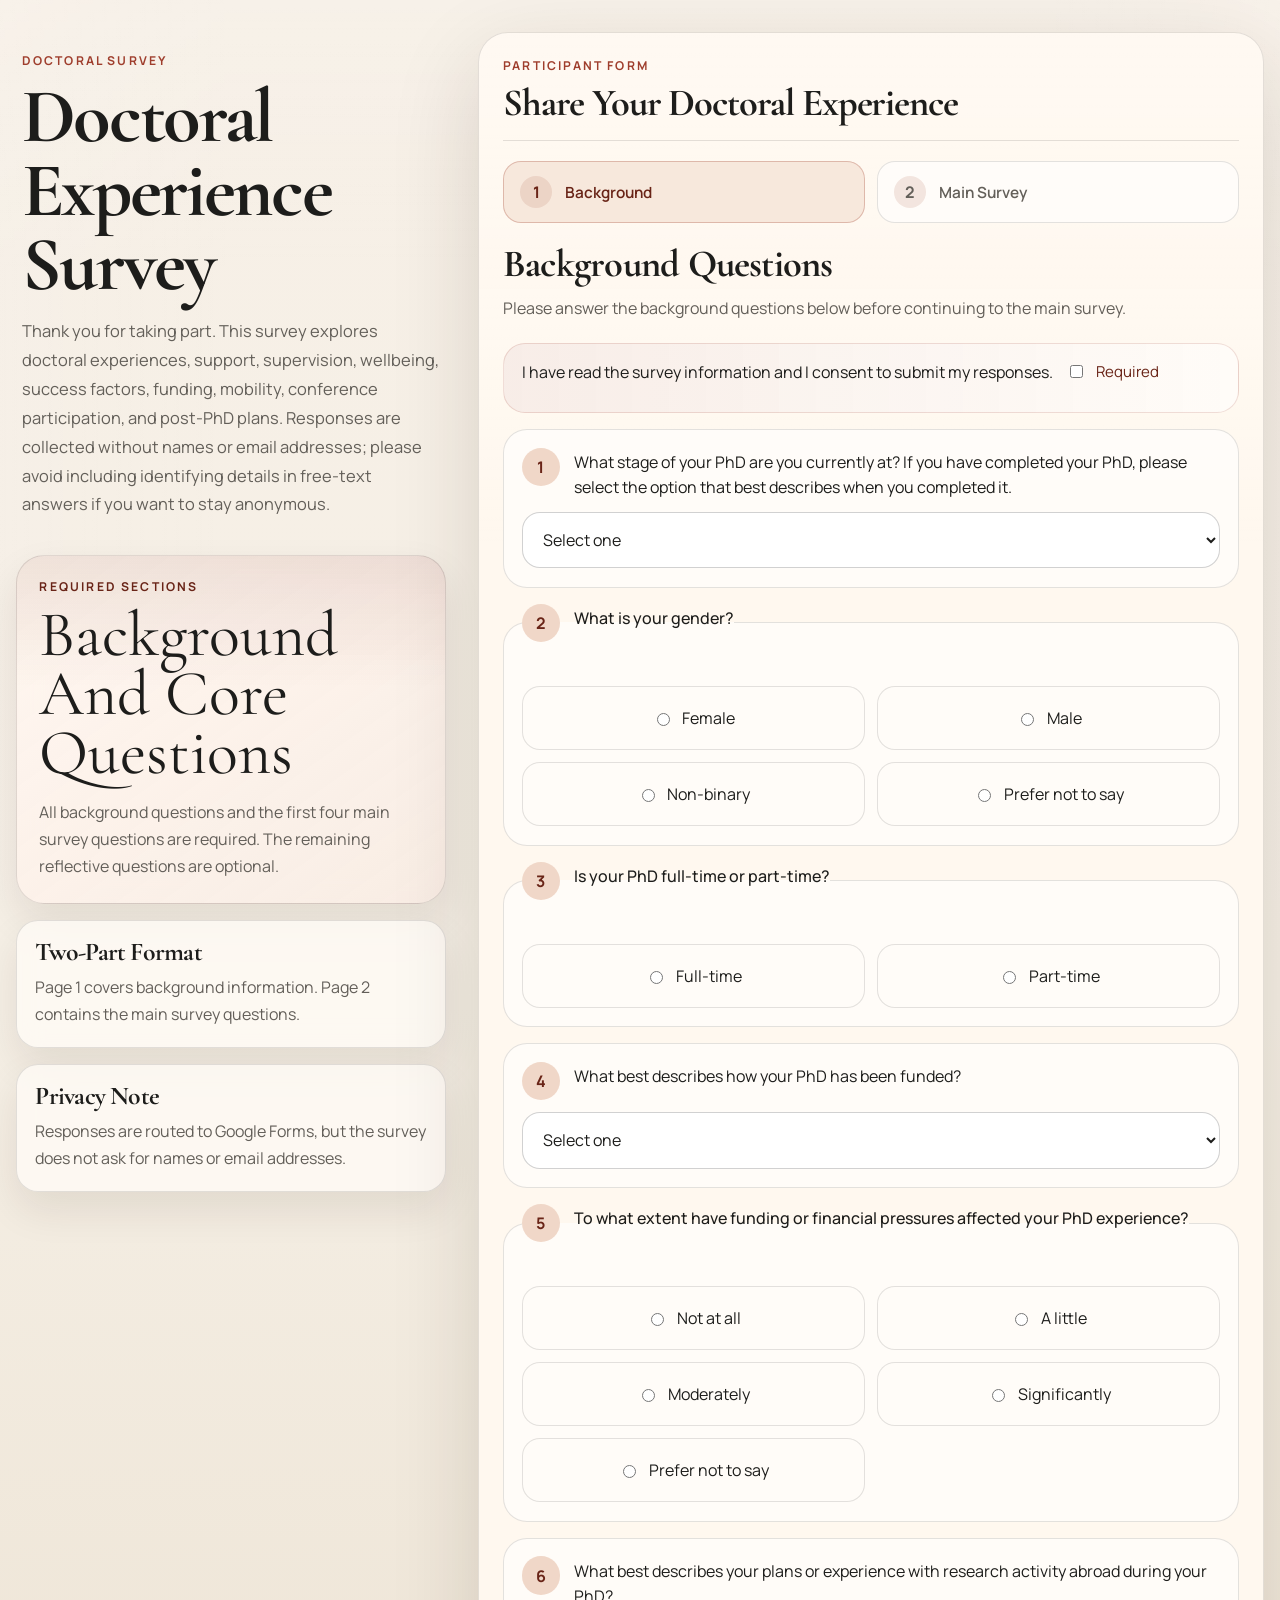
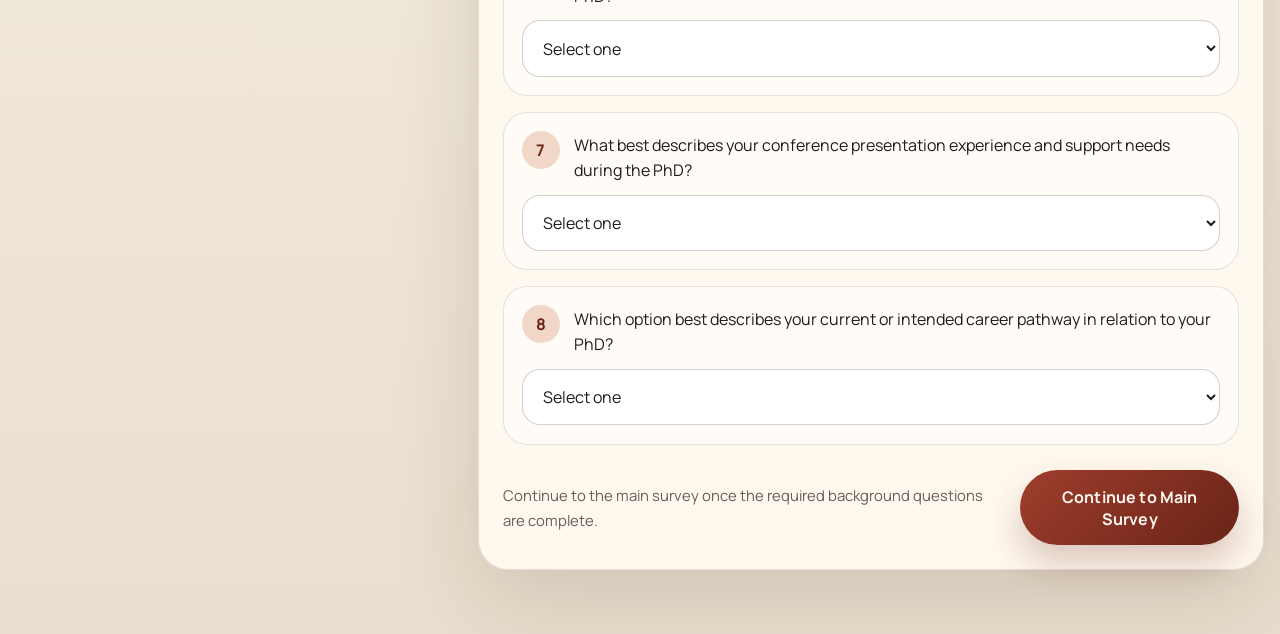
<file: index.html>
<!doctype html>
<html lang="en">
  <head>
    <meta charset="utf-8">
    <meta name="viewport" content="width=device-width, initial-scale=1">
    <title>Doctoral Experience Survey</title>
    <meta
      name="description"
      content="A doctoral experience survey hosted on GitHub Pages that submits responses to Google Forms."
    >
    <link rel="preconnect" href="https://fonts.googleapis.com">
    <link rel="preconnect" href="https://fonts.gstatic.com" crossorigin>
    <link
      href="https://fonts.googleapis.com/css2?family=Cormorant+Garamond:wght@500;600;700&family=Manrope:wght@400;500;600;700&display=swap"
      rel="stylesheet"
    >
    <link rel="stylesheet" href="styles.css">
  </head>
  <body>
    <div class="page-chrome"></div>

    <main class="layout">
      <section class="intro-panel">
        <div class="intro-copy">
          <p class="eyebrow">Doctoral Survey</p>
          <h1 id="survey-title">Doctoral Experience Survey</h1>
          <p class="intro" id="survey-description">
            Thank you for taking part. This survey explores doctoral experiences,
            support, supervision, wellbeing, success factors, funding, mobility,
            conference participation, and post-PhD plans. Responses are collected
            without names or email addresses; please avoid including identifying
            details in free-text answers if you want to stay anonymous.
          </p>
        </div>

        <div class="hero-grid">
          <article class="spotlight-card">
            <p class="spotlight-label">Required Sections</p>
            <p class="spotlight-value">Background And Core Questions</p>
            <p class="spotlight-text">
              All background questions and the first four main survey questions are
              required. The remaining reflective questions are optional.
            </p>
          </article>

          <article class="info-card">
            <h2>Two-Part Format</h2>
            <p>
              Page 1 covers background information. Page 2 contains the main survey
              questions.
            </p>
          </article>

          <article class="info-card">
            <h2>Privacy Note</h2>
            <p>
              Responses are routed to Google Forms, but the survey does not ask for
              names or email addresses.
            </p>
          </article>
        </div>
      </section>

      <section class="form-shell">
        <section class="card notice hidden" id="setup-notice" aria-live="polite">
          <h2>Configuration needed</h2>
          <p>
            This page is ready, but it still needs your Google Form ID and field entry
            IDs in <code>survey-config.js</code>.
          </p>
        </section>

        <section class="card survey-card">
          <div class="card-header">
            <div>
              <p class="section-kicker">Participant Form</p>
              <h2>Share Your Doctoral Experience</h2>
            </div>
          </div>

          <div class="form-progress" aria-label="Survey progress">
            <div class="progress-step is-active" data-progress-step="1">
              <span class="progress-number">1</span>
              <span class="progress-copy">Background</span>
            </div>
            <div class="progress-step" data-progress-step="2">
              <span class="progress-number">2</span>
              <span class="progress-copy">Main Survey</span>
            </div>
          </div>

          <form id="survey-form" target="hidden_iframe" method="post" novalidate>
            <section class="form-step is-active" data-step="1" aria-labelledby="background-heading">
              <div class="step-header">
                <h3 id="background-heading">Background Questions</h3>
                <p class="step-summary">
                  Please answer the background questions below before continuing to the
                  main survey.
                </p>
              </div>

              <div class="consent-bar">
                <label class="question consent-question">
                  <span class="consent-copy">
                    I have read the survey information and I consent to submit my responses.
                  </span>
                  <span class="consent-control">
                    <input id="consent" name="consent" type="checkbox" required>
                    <span>Required</span>
                  </span>
                </label>
              </div>

              <div class="question-group">
                <label class="question" for="phd-stage">
                  <span class="question-number">1</span>
                  <span class="question-copy">
                    What stage of your PhD are you currently at? If you have completed your
                    PhD, please select the option that best describes when you completed it.
                  </span>
                </label>
                <select id="phd-stage" name="phdStage" required>
                  <option value="">Select one</option>
                  <option value="Year 1">Year 1</option>
                  <option value="Year 2">Year 2</option>
                  <option value="Year 3">Year 3</option>
                  <option value="Year 4 or above">Year 4 or above</option>
                  <option value="Completed within the last year">Completed within the last year</option>
                  <option value="Completed more than one year ago">Completed more than one year ago</option>
                </select>
              </div>

              <fieldset class="question-group">
                <legend class="question">
                  <span class="question-number">2</span>
                  <span class="question-copy">What is your gender?</span>
                </legend>
                <div class="choice-grid choice-grid--wide">
                  <label><input type="radio" name="gender" value="Female" required> Female</label>
                  <label><input type="radio" name="gender" value="Male"> Male</label>
                  <label><input type="radio" name="gender" value="Non-binary"> Non-binary</label>
                  <label><input type="radio" name="gender" value="Prefer not to say"> Prefer not to say</label>
                </div>
              </fieldset>

              <fieldset class="question-group">
                <legend class="question">
                  <span class="question-number">3</span>
                  <span class="question-copy">Is your PhD full-time or part-time?</span>
                </legend>
                <div class="choice-grid choice-grid--compact">
                  <label><input type="radio" name="studyMode" value="Full-time" required> Full-time</label>
                  <label><input type="radio" name="studyMode" value="Part-time"> Part-time</label>
                </div>
              </fieldset>

              <div class="question-group">
                <label class="question" for="funding-status">
                  <span class="question-number">4</span>
                  <span class="question-copy">
                    What best describes how your PhD has been funded?
                  </span>
                </label>
                <select id="funding-status" name="fundingStatus" required>
                  <option value="">Select one</option>
                  <option value="Fully funded scholarship or studentship">Fully funded scholarship or studentship</option>
                  <option value="Partially funded">Partially funded</option>
                  <option value="Self-funded">Self-funded</option>
                  <option value="Employer-funded">Employer-funded</option>
                  <option value="Funding changed during the PhD">Funding changed during the PhD</option>
                  <option value="Prefer not to say">Prefer not to say</option>
                </select>
              </div>

              <fieldset class="question-group">
                <legend class="question">
                  <span class="question-number">5</span>
                  <span class="question-copy">
                    To what extent have funding or financial pressures affected your PhD experience?
                  </span>
                </legend>
                <div class="choice-grid choice-grid--wide">
                  <label><input type="radio" name="fundingIssues" value="Not at all" required> Not at all</label>
                  <label><input type="radio" name="fundingIssues" value="A little"> A little</label>
                  <label><input type="radio" name="fundingIssues" value="Moderately"> Moderately</label>
                  <label><input type="radio" name="fundingIssues" value="Significantly"> Significantly</label>
                  <label><input type="radio" name="fundingIssues" value="Prefer not to say"> Prefer not to say</label>
                </div>
              </fieldset>

              <div class="question-group">
                <label class="question" for="abroad-plans">
                  <span class="question-number">6</span>
                  <span class="question-copy">
                    What best describes your plans or experience with research activity abroad during your PhD?
                  </span>
                </label>
                <select id="abroad-plans" name="abroadPlans" required>
                  <option value="">Select one</option>
                  <option value="I have already undertaken research abroad">I have already undertaken research abroad</option>
                  <option value="I am planning research abroad and know how to proceed">I am planning research abroad and know how to proceed</option>
                  <option value="I am planning research abroad but need more guidance">I am planning research abroad but need more guidance</option>
                  <option value="I am considering it but unsure how to proceed">I am considering it but unsure how to proceed</option>
                  <option value="I do not plan to undertake research abroad">I do not plan to undertake research abroad</option>
                  <option value="Not applicable or prefer not to say">Not applicable or prefer not to say</option>
                </select>
              </div>

              <div class="question-group">
                <label class="question" for="conference-support">
                  <span class="question-number">7</span>
                  <span class="question-copy">
                    What best describes your conference presentation experience and support needs during the PhD?
                  </span>
                </label>
                <select id="conference-support" name="conferenceSupport" required>
                  <option value="">Select one</option>
                  <option value="I have not presented yet and would welcome support">I have not presented yet and would welcome support</option>
                  <option value="I have presented a little and still need support">I have presented a little and still need support</option>
                  <option value="I am preparing to present and need guidance">I am preparing to present and need guidance</option>
                  <option value="I am experienced and feel confident">I am experienced and feel confident</option>
                  <option value="Not applicable">Not applicable</option>
                </select>
              </div>

              <div class="question-group">
                <label class="question" for="career-plans">
                  <span class="question-number">8</span>
                  <span class="question-copy">
                    Which option best describes your current or intended career pathway in relation to your PhD?
                  </span>
                </label>
                <select id="career-plans" name="careerPlans" required>
                  <option value="">Select one</option>
                  <option value="Academic position">Academic position</option>
                  <option value="Industry or professional role">Industry or professional role</option>
                  <option value="Considering both academic and industry options">Considering both academic and industry options</option>
                  <option value="Undecided">Undecided</option>
                  <option value="Prefer not to say">Prefer not to say</option>
                </select>
              </div>

              <p class="form-error hidden" id="form-error" aria-live="assertive"></p>

              <div class="step-actions">
                <p class="submit-note">
                  Continue to the main survey once the required background questions are complete.
                </p>
                <button class="submit-button" id="next-step" type="button">Continue to Main Survey</button>
              </div>
            </section>

            <section class="form-step" data-step="2" aria-labelledby="main-heading" hidden>
              <div class="step-header">
                <h3 id="main-heading">Main Survey Questions</h3>
                <p class="step-summary">
                  Please answer Questions 9-12. Questions 13-18 are optional.
                </p>
                <p class="required-note">
                  Required: Questions 9-12. Optional: Questions 13-18.
                </p>
              </div>

              <fieldset class="question-group">
                <legend class="question">
                  <span class="question-number">9*</span>
                  <span class="question-copy">What kinds of support were most important to you during your PhD?</span>
                </legend>
                <p class="hint">
                  You may wish to reflect on academic guidance, emotional encouragement,
                  feedback on writing, methods or statistics support, peer support, and
                  funding or administrative support.
                </p>
                <textarea
                  id="support-important"
                  name="supportImportant"
                  rows="5"
                  placeholder="Describe the forms of support that mattered most to you."
                  required
                ></textarea>
              </fieldset>

              <div class="question-group">
                <label class="question" for="supervisor-relationship">
                  <span class="question-number">10*</span>
                  <span class="question-copy">
                    How would you describe your relationship with your supervisor(s), and what
                    aspects of supervision were most helpful or least helpful?
                  </span>
                </label>
                <p class="hint">
                  You may wish to consider frequency of meetings, clarity of expectations,
                  style of feedback, availability, encouragement versus independence, and responsiveness.
                </p>
                <textarea
                  id="supervisor-relationship"
                  name="supervisorRelationship"
                  rows="5"
                  placeholder="Describe your supervisory relationship and the forms of supervision that helped most or least."
                  required
                ></textarea>
              </div>

              <div class="question-group">
                <label class="question" for="support-changed">
                  <span class="question-number">11*</span>
                  <span class="question-copy">
                    Did the kind of support you needed change at different stages of the PhD?
                  </span>
                </label>
                <p class="hint">
                  You may wish to reflect on the beginning stage, the middle stage, the final
                  writing stage, and when you needed more guidance versus more independence.
                </p>
                <textarea
                  id="support-changed"
                  name="supportChanged"
                  rows="5"
                  placeholder="Explain how your support needs changed over time."
                  required
                ></textarea>
              </div>

              <div class="question-group">
                <label class="question" for="institutional-support">
                  <span class="question-number">12*</span>
                  <span class="question-copy">
                    What institutional or departmental support made a difference to your doctoral experience?
                  </span>
                </label>
                <p class="hint">
                  You may wish to consider research training, workshops, cohort activities,
                  funding opportunities, administrative efficiency, writing groups, mentoring,
                  and access to library, data, or software resources.
                </p>
                <textarea
                  id="institutional-support"
                  name="institutionalSupport"
                  rows="5"
                  placeholder="Describe the institutional or departmental support that shaped your experience."
                  required
                ></textarea>
              </div>

              <div class="question-group">
                <label class="question" for="research-culture">
                  <span class="question-number">13</span>
                  <span class="question-copy">
                    How would you describe the research culture or sense of community around your PhD?
                  </span>
                </label>
                <p class="hint">
                  You may wish to reflect on whether you felt connected or isolated,
                  opportunities to present work, informal peer networks, belonging in the
                  department, and intellectual community.
                </p>
                <textarea
                  id="research-culture"
                  name="researchCulture"
                  rows="5"
                  placeholder="Describe the research culture and community around your PhD."
                ></textarea>
              </div>

              <div class="question-group">
                <label class="question" for="biggest-challenges">
                  <span class="question-number">14</span>
                  <span class="question-copy">
                    What were the biggest challenges you faced during your PhD, and how did you manage them?
                  </span>
                </label>
                <p class="hint">
                  You may wish to consider motivation, time management, writing confidence,
                  uncertainty, methodology, supervision issues, isolation, work-life balance,
                  and family or career pressures.
                </p>
                <textarea
                  id="biggest-challenges"
                  name="biggestChallenges"
                  rows="5"
                  placeholder="Describe the main challenges you encountered and how you responded to them."
                ></textarea>
              </div>

              <div class="question-group">
                <label class="question" for="wellbeing-balance">
                  <span class="question-number">15</span>
                  <span class="question-copy">
                    How manageable was wellbeing and work-life balance during your PhD?
                  </span>
                </label>
                <p class="hint">
                  You may wish to reflect on periods of stress or burnout, what helped maintain
                  motivation, boundaries between work and life, and whether your institution or
                  supervisor offered useful support.
                </p>
                <textarea
                  id="wellbeing-balance"
                  name="wellbeingBalance"
                  rows="5"
                  placeholder="Describe how manageable wellbeing and work-life balance felt during your PhD."
                ></textarea>
              </div>

              <div class="question-group">
                <label class="question" for="success-factors">
                  <span class="question-number">16</span>
                  <span class="question-copy">
                    What do you think were the key factors that contributed to a successful PhD experience?
                  </span>
                </label>
                <p class="hint">
                  You may wish to reflect on personal qualities, supervisor practices,
                  institutional culture, peer community, resources, and timing or life circumstances.
                </p>
                <textarea
                  id="success-factors"
                  name="successFactors"
                  rows="5"
                  placeholder="Explain what you believe contributes most to a successful PhD experience."
                ></textarea>
              </div>

              <div class="question-group">
                <label class="question" for="ai-impact">
                  <span class="question-number">17</span>
                  <span class="question-copy">
                    Do you think AI tools are changing how doctoral students learn, develop independence, or interact with supervisors? If so, in what ways?
                  </span>
                </label>
                <p class="hint">
                  You may wish to reflect on learning processes, research support, writing,
                  feedback, independence, supervisory relationships, and how expectations may be shifting.
                </p>
                <textarea
                  id="ai-impact"
                  name="aiImpact"
                  rows="5"
                  placeholder="Describe whether and how AI tools are shaping doctoral learning, independence, or supervision."
                ></textarea>
              </div>

              <div class="question-group">
                <label class="question" for="advice-new-student">
                  <span class="question-number">18</span>
                  <span class="question-copy">
                    If you could give one piece of advice to a new PhD student starting today, what would it be?
                  </span>
                </label>
                <textarea
                  id="advice-new-student"
                  name="adviceNewStudent"
                  rows="4"
                  placeholder="Share one piece of advice you think would really matter."
                ></textarea>
              </div>

              <div class="step-actions">
                <button class="secondary-button" id="back-step" type="button">Back to Background</button>
                <div class="submit-cluster">
                  <p class="submit-note">
                    Submitting will send your response to the research form and then move you to a separate thank-you page.
                  </p>
                  <button class="submit-button" id="submit-button" type="submit">Submit survey</button>
                </div>
              </div>
            </section>
          </form>
        </section>
      </section>
    </main>

    <iframe name="hidden_iframe" id="hidden_iframe" class="hidden"></iframe>

    <script src="survey-config.js"></script>
    <script src="script.js"></script>
  </body>
</html>
</file>
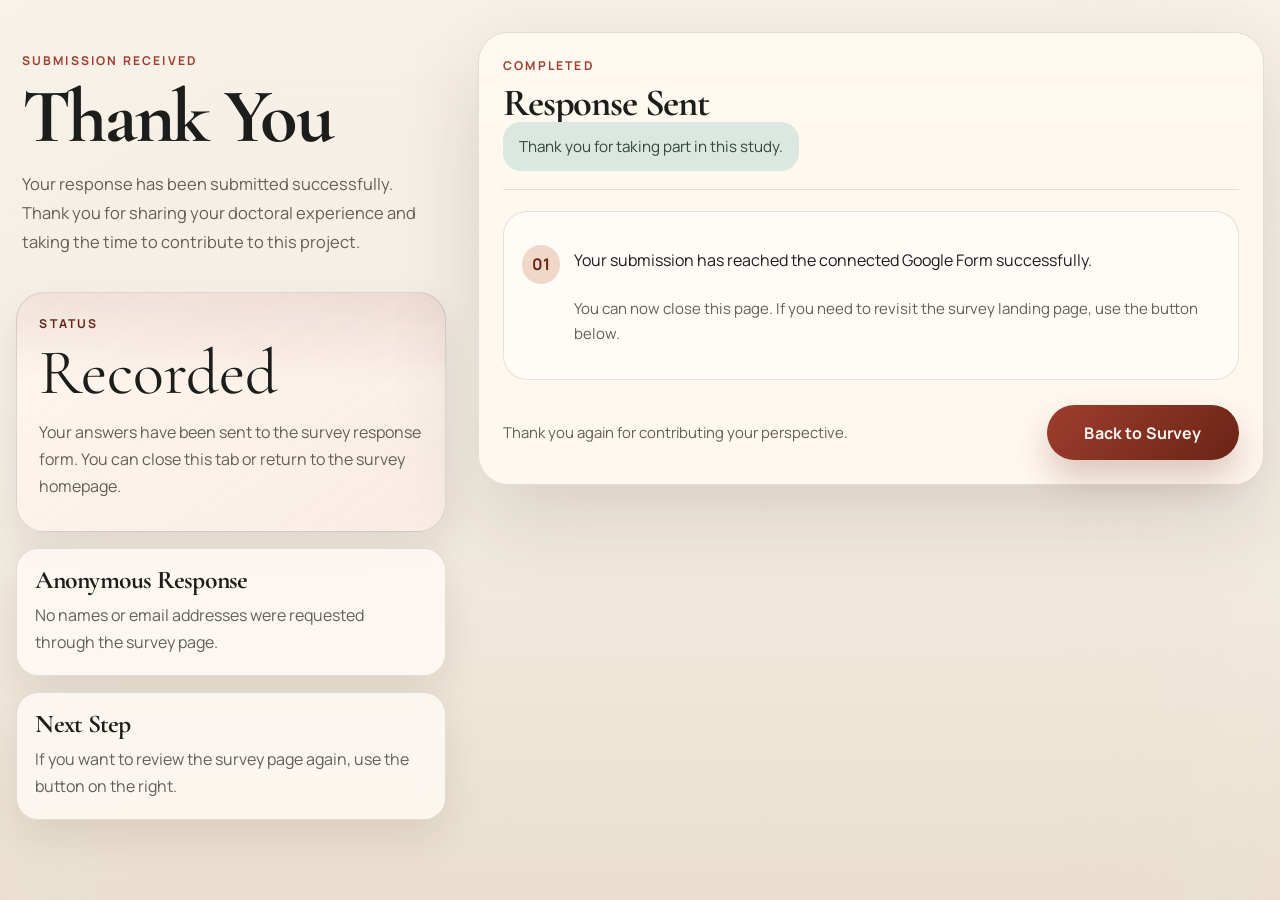
<file: thank-you.html>
<!doctype html>
<html lang="en">
  <head>
    <meta charset="utf-8">
    <meta name="viewport" content="width=device-width, initial-scale=1">
    <title>Thank You | Doctoral Experience Survey</title>
    <meta
      name="description"
      content="Thank-you page for the doctoral experience survey."
    >
    <link rel="preconnect" href="https://fonts.googleapis.com">
    <link rel="preconnect" href="https://fonts.gstatic.com" crossorigin>
    <link
      href="https://fonts.googleapis.com/css2?family=Cormorant+Garamond:wght@500;600;700&family=Manrope:wght@400;500;600;700&display=swap"
      rel="stylesheet"
    >
    <link rel="stylesheet" href="styles.css">
  </head>
  <body>
    <div class="page-chrome"></div>

    <main class="layout">
      <section class="intro-panel">
        <div class="intro-copy">
          <p class="eyebrow">Submission Received</p>
          <h1>Thank You</h1>
          <p class="intro">
            Your response has been submitted successfully. Thank you for sharing your
            doctoral experience and taking the time to contribute to this project.
          </p>
        </div>

        <div class="hero-grid">
          <article class="spotlight-card">
            <p class="spotlight-label">Status</p>
            <p class="spotlight-value">Recorded</p>
            <p class="spotlight-text">
              Your answers have been sent to the survey response form. You can close
              this tab or return to the survey homepage.
            </p>
          </article>

          <article class="info-card">
            <h2>Anonymous Response</h2>
            <p>
              No names or email addresses were requested through the survey page.
            </p>
          </article>

          <article class="info-card">
            <h2>Next Step</h2>
            <p>
              If you want to review the survey page again, use the button on the right.
            </p>
          </article>
        </div>
      </section>

      <section class="form-shell">
        <section class="card survey-card">
          <div class="card-header">
            <div>
              <p class="section-kicker">Completed</p>
              <h2>Response Sent</h2>
            </div>
            <p class="required-note">
              Thank you for taking part in this study.
            </p>
          </div>

          <div class="question-group">
            <p class="question">
              <span class="question-number">01</span>
              <span class="question-copy">
                Your submission has reached the connected Google Form successfully.
              </span>
            </p>
            <p class="hint">
              You can now close this page. If you need to revisit the survey landing
              page, use the button below.
            </p>
          </div>

          <div class="form-footer">
            <p class="submit-note">
              Thank you again for contributing your perspective.
            </p>
            <a class="submit-button" href="./index.html">Back to Survey</a>
          </div>
        </section>
      </section>
    </main>
  </body>
</html>
</file>
<file: styles.css>
:root {
  --bg: #f5efe5;
  --bg-deep: #eadfce;
  --paper: rgba(255, 251, 245, 0.9);
  --paper-strong: rgba(255, 248, 239, 0.98);
  --ink: #1d1d1b;
  --muted: #635f59;
  --accent: #9f3e2d;
  --accent-soft: #f0d7c8;
  --accent-deep: #692417;
  --sage: #31473f;
  --sage-soft: #dce7df;
  --line: rgba(29, 29, 27, 0.12);
  --line-strong: rgba(29, 29, 27, 0.2);
  --danger: #a12626;
  --shadow-lg: 0 30px 90px rgba(41, 26, 14, 0.14);
  --shadow-md: 0 18px 40px rgba(41, 26, 14, 0.09);
}

* {
  box-sizing: border-box;
}

html {
  scroll-behavior: smooth;
}

body {
  margin: 0;
  min-height: 100vh;
  font-family: "Manrope", "Segoe UI", sans-serif;
  color: var(--ink);
  background:
    radial-gradient(circle at 12% 18%, rgba(159, 62, 45, 0.14), transparent 0 22rem),
    radial-gradient(circle at 88% 12%, rgba(49, 71, 63, 0.16), transparent 0 19rem),
    linear-gradient(180deg, #f7f0e7 0%, var(--bg) 45%, var(--bg-deep) 100%);
}

.page-chrome {
  position: fixed;
  inset: 0;
  pointer-events: none;
  background:
    linear-gradient(90deg, rgba(255, 255, 255, 0.08), transparent 18%, transparent 82%, rgba(255, 255, 255, 0.08)),
    linear-gradient(rgba(255, 255, 255, 0.12), transparent 30%);
  opacity: 0.7;
}

.layout {
  position: relative;
  z-index: 1;
  width: min(1360px, calc(100% - 2rem));
  margin: 0 auto;
  padding: 2rem 0 4rem;
  display: grid;
  grid-template-columns: minmax(320px, 430px) minmax(0, 1fr);
  gap: 2rem;
  align-items: start;
}

.intro-panel,
.form-shell {
  min-width: 0;
}

.intro-panel {
  display: grid;
  gap: 1.2rem;
  position: sticky;
  top: 1.5rem;
}

.intro-copy {
  padding: 1.25rem 0.35rem 0;
}

.eyebrow,
.section-kicker,
.spotlight-label {
  margin: 0 0 0.7rem;
  font-size: 0.76rem;
  font-weight: 700;
  letter-spacing: 0.18em;
  text-transform: uppercase;
}

.eyebrow,
.section-kicker {
  color: var(--accent);
}

h1,
h2 {
  margin: 0;
  font-family: "Cormorant Garamond", Georgia, serif;
  line-height: 0.96;
  letter-spacing: -0.03em;
}

h3 {
  margin: 0;
  font-family: "Cormorant Garamond", Georgia, serif;
  font-size: clamp(1.8rem, 3vw, 2.4rem);
  line-height: 1;
  letter-spacing: -0.02em;
}

h1 {
  font-size: clamp(3rem, 6vw, 5.3rem);
  max-width: 10ch;
}

h2 {
  font-size: clamp(1.9rem, 3vw, 2.6rem);
}

.intro,
.hint,
.notice p,
.submit-note,
.spotlight-text,
.info-card p {
  color: var(--muted);
}

.intro {
  max-width: 44rem;
  margin-top: 1rem;
  font-size: 1.03rem;
  line-height: 1.75;
}

.hero-grid {
  display: grid;
  grid-template-columns: 1fr;
  gap: 1rem;
}

.spotlight-card,
.info-card,
.card {
  border: 1px solid var(--line);
  box-shadow: var(--shadow-md);
  backdrop-filter: blur(12px);
}

.spotlight-card {
  min-height: 15rem;
  padding: 1.4rem;
  border-radius: 28px;
  background:
    linear-gradient(180deg, rgba(105, 36, 23, 0.1), transparent 38%),
    linear-gradient(145deg, rgba(255, 247, 240, 0.96), rgba(249, 236, 228, 0.88));
}

.spotlight-label {
  color: var(--accent-deep);
}

.spotlight-value {
  margin: 0 0 1rem;
  font-family: "Cormorant Garamond", Georgia, serif;
  font-size: clamp(2.6rem, 5vw, 4.4rem);
  line-height: 0.92;
}

.spotlight-text,
.info-card p {
  margin: 0;
  line-height: 1.7;
}

.info-card {
  padding: 1.2rem 1.15rem;
  border-radius: 22px;
  background: rgba(255, 251, 247, 0.78);
}

.info-card h2 {
  margin-bottom: 0.55rem;
  font-size: 1.6rem;
}

.form-shell {
  display: grid;
  gap: 1rem;
}

.card {
  padding: 1.5rem;
  border-radius: 30px;
  background: var(--paper);
  box-shadow: var(--shadow-lg);
}

.survey-card {
  background:
    linear-gradient(180deg, rgba(255, 255, 255, 0.2), transparent 24%),
    var(--paper-strong);
}

.card-header {
  padding-bottom: 1.1rem;
  margin-bottom: 1.3rem;
  border-bottom: 1px solid var(--line);
}

.required-note {
  display: inline-block;
  max-width: 32rem;
  margin: 0;
  padding: 0.85rem 1rem;
  border-radius: 18px;
  background: var(--sage-soft);
  color: var(--sage);
  font-size: 0.95rem;
  line-height: 1.45;
}

.form-progress {
  display: grid;
  grid-template-columns: repeat(2, minmax(0, 1fr));
  gap: 0.8rem;
  margin-bottom: 1.4rem;
}

.progress-step {
  display: flex;
  align-items: center;
  gap: 0.8rem;
  padding: 0.85rem 1rem;
  border: 1px solid var(--line);
  border-radius: 18px;
  background: rgba(255, 255, 255, 0.62);
  color: var(--muted);
}

.progress-step.is-active {
  border-color: rgba(159, 62, 45, 0.28);
  background: rgba(240, 215, 200, 0.5);
  color: var(--accent-deep);
}

.progress-number {
  display: inline-flex;
  align-items: center;
  justify-content: center;
  width: 2rem;
  height: 2rem;
  border-radius: 999px;
  background: rgba(159, 62, 45, 0.12);
  font-weight: 700;
}

.progress-copy {
  font-size: 0.96rem;
  font-weight: 600;
}

.form-step[hidden] {
  display: none;
}

.form-step.is-active {
  display: block;
}

.step-header {
  margin-bottom: 1.25rem;
}

.step-summary {
  max-width: 44rem;
  margin: 0.75rem 0 0;
  color: var(--muted);
  line-height: 1.7;
}

.step-header .required-note {
  margin-top: 1rem;
}

.consent-bar {
  margin-bottom: 1rem;
  padding: 1rem 1.1rem;
  border-radius: 22px;
  background:
    linear-gradient(90deg, rgba(159, 62, 45, 0.08), rgba(159, 62, 45, 0)),
    rgba(255, 252, 248, 0.96);
  border: 1px solid rgba(159, 62, 45, 0.16);
}

.consent-question {
  display: flex;
  gap: 1rem;
  align-items: center;
  justify-content: space-between;
  margin: 0;
}

.consent-copy {
  max-width: 44rem;
}

.consent-control {
  display: inline-flex;
  align-items: center;
  gap: 0.6rem;
  white-space: nowrap;
  font-size: 0.94rem;
  color: var(--accent-deep);
}

.question-group {
  margin-bottom: 1rem;
  padding: 1.1rem 1.1rem 1.15rem;
  border: 1px solid var(--line);
  border-radius: 24px;
  background: rgba(255, 255, 255, 0.58);
}

.question {
  display: grid;
  grid-template-columns: auto 1fr;
  gap: 0.85rem;
  align-items: start;
  margin-bottom: 0.75rem;
  font-size: 1rem;
  line-height: 1.55;
}

legend.question {
  padding: 0;
  font-weight: 500;
}

.question-number {
  display: inline-flex;
  align-items: center;
  justify-content: center;
  min-width: 2.4rem;
  height: 2.4rem;
  padding: 0 0.65rem;
  border-radius: 999px;
  background: var(--accent-soft);
  color: var(--accent-deep);
  font-weight: 700;
  line-height: 1;
}

.question-copy {
  padding-top: 0.15rem;
}

.hint {
  margin: 0 0 0.85rem 3.25rem;
  font-size: 0.94rem;
  line-height: 1.7;
}

fieldset {
  margin: 0 0 1rem;
  padding: 1.1rem 1.1rem 1.15rem;
  border: 1px solid var(--line);
  border-radius: 24px;
  background: rgba(255, 255, 255, 0.58);
}

select,
textarea,
.submit-button {
  font: inherit;
}

select,
textarea {
  width: 100%;
  border: 1px solid var(--line-strong);
  border-radius: 18px;
  background: rgba(255, 255, 255, 0.92);
  color: var(--ink);
  padding: 0.95rem 1rem;
  box-shadow: inset 0 1px 0 rgba(255, 255, 255, 0.7);
}

textarea {
  min-height: 8.75rem;
  resize: vertical;
}

select:focus,
textarea:focus,
input:focus {
  outline: 2px solid rgba(159, 62, 45, 0.22);
  outline-offset: 2px;
}

.choice-grid {
  display: grid;
  grid-template-columns: repeat(5, minmax(0, 1fr));
  gap: 0.75rem;
  margin-top: 0.9rem;
}

.choice-grid--wide,
.choice-grid--compact {
  grid-template-columns: repeat(2, minmax(0, 1fr));
}

.choice-grid label {
  display: flex;
  align-items: center;
  justify-content: center;
  gap: 0.6rem;
  min-height: 4rem;
  padding: 0.85rem 0.7rem;
  border-radius: 18px;
  border: 1px solid var(--line);
  background: rgba(255, 252, 248, 0.95);
  text-align: center;
}

.form-error {
  margin: 0 0 0.9rem;
  color: var(--danger);
}

.form-footer,
.step-actions {
  display: flex;
  align-items: center;
  justify-content: space-between;
  gap: 1rem;
  padding-top: 0.6rem;
}

.submit-note {
  max-width: 34rem;
  margin: 0;
  font-size: 0.93rem;
  line-height: 1.65;
}

.submit-cluster {
  display: flex;
  align-items: center;
  gap: 1rem;
}

.submit-button {
  display: inline-flex;
  align-items: center;
  justify-content: center;
  min-width: 12rem;
  min-height: 3.4rem;
  padding: 0.95rem 1.55rem;
  border: 0;
  border-radius: 999px;
  background: linear-gradient(135deg, var(--accent) 0%, var(--accent-deep) 100%);
  color: #fff6f1;
  font-weight: 700;
  letter-spacing: 0.01em;
  cursor: pointer;
  box-shadow: 0 18px 35px rgba(105, 36, 23, 0.24);
  transition: transform 140ms ease, box-shadow 140ms ease, opacity 140ms ease;
  text-decoration: none;
}

.submit-button:hover {
  transform: translateY(-1px);
  box-shadow: 0 22px 40px rgba(105, 36, 23, 0.28);
}

.submit-button:disabled {
  opacity: 0.65;
  cursor: not-allowed;
  transform: none;
  box-shadow: none;
}

.secondary-button {
  display: inline-flex;
  align-items: center;
  justify-content: center;
  min-width: 11rem;
  min-height: 3.4rem;
  padding: 0.95rem 1.35rem;
  border: 1px solid var(--line-strong);
  border-radius: 999px;
  background: rgba(255, 255, 255, 0.82);
  color: var(--ink);
  font: inherit;
  font-weight: 600;
  cursor: pointer;
}

.secondary-button:hover {
  background: rgba(255, 255, 255, 0.96);
}

.notice h2 {
  margin-bottom: 0.5rem;
}

.hidden {
  display: none;
}

@media (max-width: 760px) {
  .layout {
    width: min(100% - 1rem, 1280px);
    padding-top: 1rem;
  }

  .hero-grid,
  .form-footer,
  .consent-question,
  .step-actions,
  .submit-cluster,
  .form-progress {
    grid-template-columns: 1fr;
    display: grid;
  }

  .card,
  .question-group,
  fieldset,
  .spotlight-card,
  .info-card {
    border-radius: 22px;
  }

  .card,
  .spotlight-card,
  .info-card {
    padding: 1.15rem;
  }

  .choice-grid,
  .choice-grid--wide,
  .choice-grid--compact {
    grid-template-columns: 1fr;
  }

  .question {
    grid-template-columns: 1fr;
    gap: 0.55rem;
  }

  .hint {
    margin-left: 0;
  }

  .question-number {
    min-width: 2.1rem;
    width: fit-content;
  }
}

@media (max-width: 720px) {
  .layout {
    grid-template-columns: 1fr;
  }

  .intro-panel {
    position: static;
  }
}
</file>
